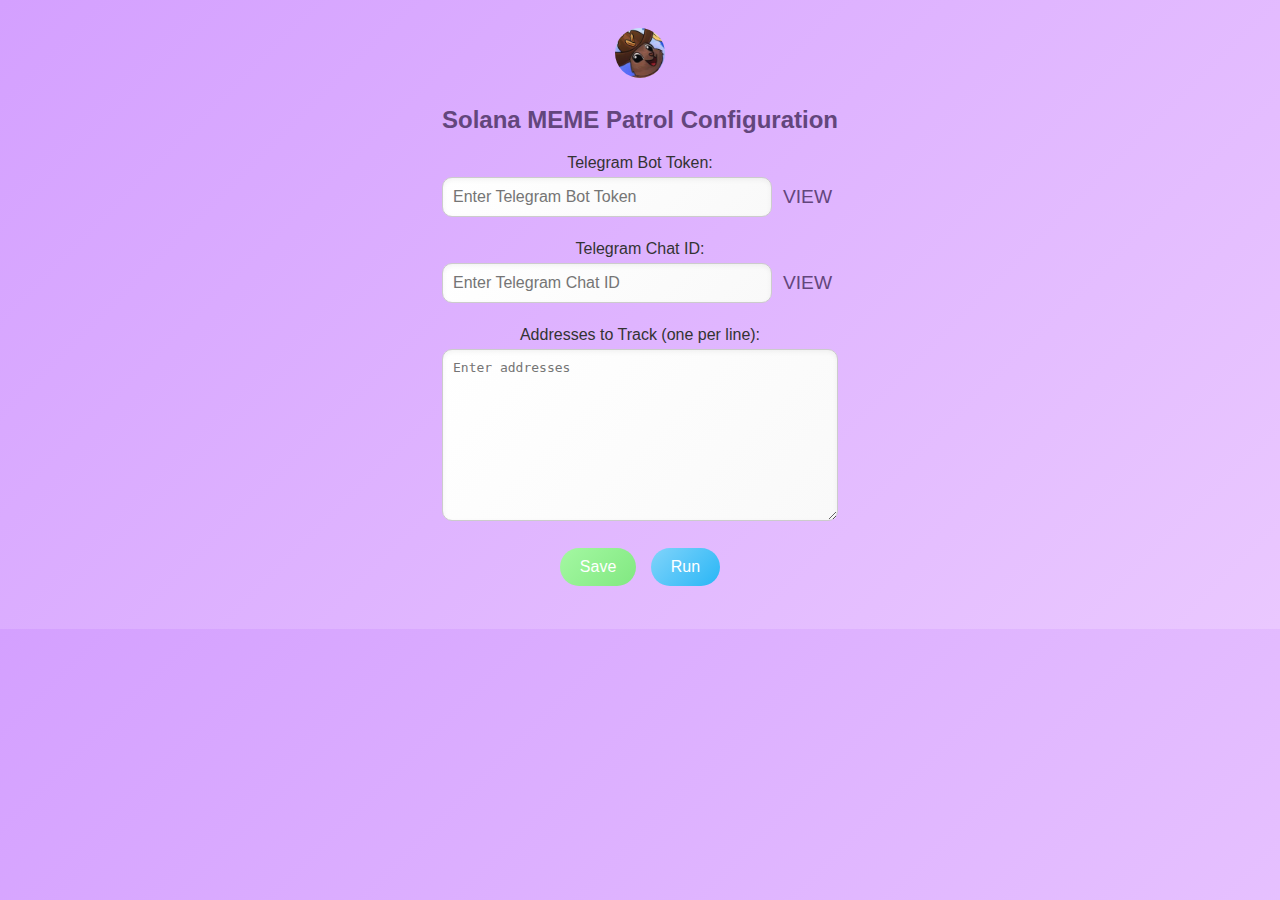
<file: popup.html>
<!DOCTYPE html>
<html lang="en">
<head>
  <title>Solana MEME Patrol</title>
  <link rel="stylesheet" href="popup.css">
</head>
<body>
  <div class="container">
    <img src="icon.png" width="50" style="border-radius: 50%;"/>
    <h3>Solana MEME Patrol Configuration</h3>

    <!-- Telegram Token -->
    <label for="telegramToken">Telegram Bot Token:</label>
    <div class="input-group">
      <input type="password" id="telegramToken" placeholder="Enter Telegram Bot Token" class="input-field">
      <button type="button" id="toggleTokenVisibility" class="toggle-button">VIEW</button>
    </div>
    <br>

    <!-- Telegram Chat ID -->
    <label for="telegramChatId">Telegram Chat ID:</label>
    <div class="input-group">
      <input type="password" id="telegramChatId" placeholder="Enter Telegram Chat ID" class="input-field">
      <button type="button" id="toggleChatIdVisibility" class="toggle-button">VIEW</button>
    </div>
    <br>

    <!-- Addresses -->
    <label for="addresses">Addresses to Track (one per line):</label><br>
    <textarea id="addresses" placeholder="Enter addresses" rows="10" cols="30" class="input-field"></textarea><br><br>

    <!-- Save Button -->
    <button id="save" class="save-button">Save</button>
    <button id="run" class="run-button">Run</button>
    <div id="status"></div>
  </div>

  <script src="popup.js"></script>
</body>
</html>
</file>
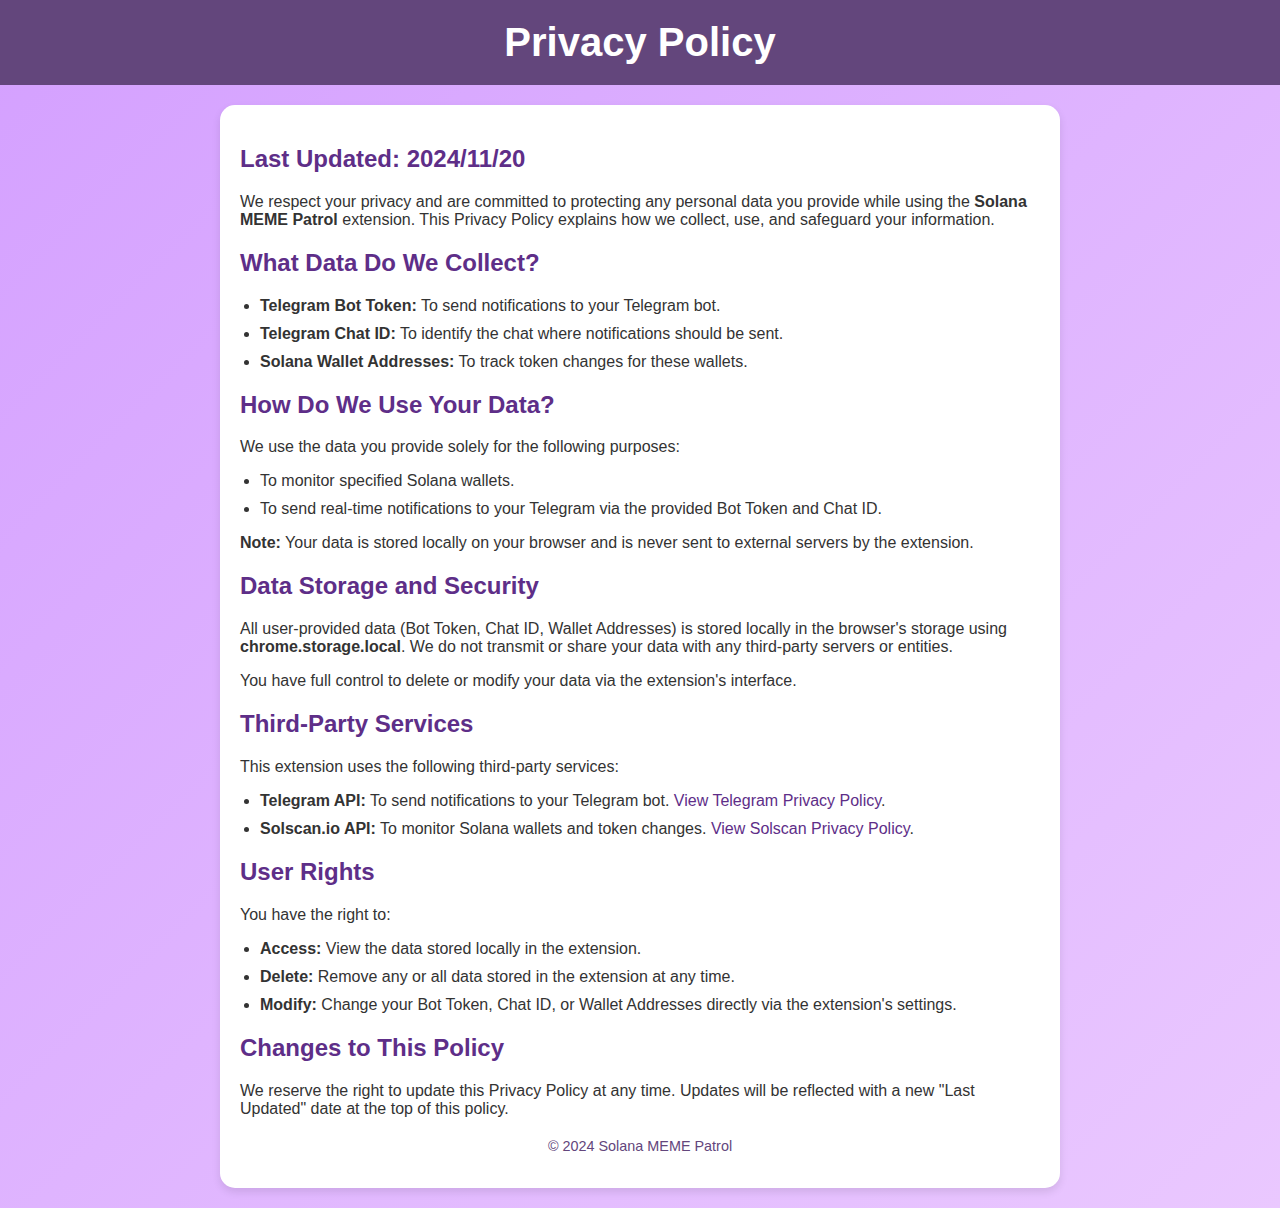
<file: privacy.html>
<!DOCTYPE html>
<html lang="en">
<head>
  <meta charset="UTF-8">
  <meta name="viewport" content="width=device-width, initial-scale=1.0">
  <title>Privacy Policy</title>
  <link rel="stylesheet" href="policy.css">
</head>
<body>
  <header>
    <h1>Privacy Policy</h1>
  </header>
  
  <main>
    <section>
      <h2>Last Updated: 2024/11/20</h2>
      <p>We respect your privacy and are committed to protecting any personal data you provide while using the <strong>Solana MEME Patrol</strong> extension. This Privacy Policy explains how we collect, use, and safeguard your information.</p>
    </section>

    <section>
      <h2>What Data Do We Collect?</h2>
      <ul>
        <li><strong>Telegram Bot Token:</strong> To send notifications to your Telegram bot.</li>
        <li><strong>Telegram Chat ID:</strong> To identify the chat where notifications should be sent.</li>
        <li><strong>Solana Wallet Addresses:</strong> To track token changes for these wallets.</li>
      </ul>
    </section>

    <section>
      <h2>How Do We Use Your Data?</h2>
      <p>We use the data you provide solely for the following purposes:</p>
      <ul>
        <li>To monitor specified Solana wallets.</li>
        <li>To send real-time notifications to your Telegram via the provided Bot Token and Chat ID.</li>
      </ul>
      <p><strong>Note:</strong> Your data is stored locally on your browser and is never sent to external servers by the extension.</p>
    </section>

    <section>
      <h2>Data Storage and Security</h2>
      <p>
        All user-provided data (Bot Token, Chat ID, Wallet Addresses) is stored locally in the browser's storage using <strong>chrome.storage.local</strong>.
        We do not transmit or share your data with any third-party servers or entities.
      </p>
      <p>You have full control to delete or modify your data via the extension's interface.</p>
    </section>

    <section>
      <h2>Third-Party Services</h2>
      <p>This extension uses the following third-party services:</p>
      <ul>
        <li><strong>Telegram API:</strong> To send notifications to your Telegram bot. <a href="https://telegram.org/privacy" target="_blank">View Telegram Privacy Policy</a>.</li>
        <li><strong>Solscan.io API:</strong> To monitor Solana wallets and token changes. <a href="https://solscan.io/privacy" target="_blank">View Solscan Privacy Policy</a>.</li>
      </ul>
    </section>

    <section>
      <h2>User Rights</h2>
      <p>You have the right to:</p>
      <ul>
        <li><strong>Access:</strong> View the data stored locally in the extension.</li>
        <li><strong>Delete:</strong> Remove any or all data stored in the extension at any time.</li>
        <li><strong>Modify:</strong> Change your Bot Token, Chat ID, or Wallet Addresses directly via the extension's settings.</li>
      </ul>
    </section>

    <section>
      <h2>Changes to This Policy</h2>
      <p>We reserve the right to update this Privacy Policy at any time. Updates will be reflected with a new "Last Updated" date at the top of this policy.</p>
    </section>

    <footer>
      <p>© 2024 Solana MEME Patrol</p>
    </footer>
  </main>
</body>
</html>
</file>
<file: popup.css>
/* Общий стиль */
body {
    font-family: Arial, sans-serif;
    background: linear-gradient(135deg, #d4a0ff, #eac8ff);
    display: flex;
    justify-content: center;
    align-items: center;
    color: #333;
  }
  
  /* Контейнер */
  .container {
    border-radius: 15px;
    padding: 20px;
    min-width: 350px;
    text-align: center;
  }
  
  /* Заголовок */
  .container h3 {
    color: #63467c;
    font-size: 1.5em;
    margin-bottom: 20px;
  }
  
  /* Поля ввода */
  .input-field {
    width: 100%;
    padding: 10px;
    box-sizing: border-box;
    margin: 5px 0;
    border: 1px solid #ccc;
    border-radius: 10px;
    box-shadow: inset 0px 2px 5px rgba(0, 0, 0, 0.05);
    font-size: 1em;
    background: linear-gradient(135deg, #ffffff, #f9f9f9);
  }
  
  /* Группа ввода (поле + кнопка) */
  .input-group {
    display: flex;
    align-items: center;
  }
  
  .toggle-button {
    background: none;
    border: none;
    cursor: pointer;
    font-size: 1.2em;
    margin-left: 5px;
    color: #63467c;
  }
  
  .toggle-button:hover {
    color: #5e2e88;
  }
  
  /* Кнопка сохранения */
  .save-button {
    background: linear-gradient(135deg, #a4f8a2, #81e881);
    border: none;
    color: white;
    padding: 10px 20px;
    font-size: 1em;
    border-radius: 20px;
    cursor: pointer;
    transition: background 0.3s ease;
  }
  
  .save-button:hover {
    background: linear-gradient(135deg, #81e881, #6cd06c);
  }
  
  /* Статус-сообщение */
  #status {
    margin-top: 15px;
    font-size: 0.9em;
    color: #5e2e88;
  }
  /* Кнопка запуска */
.run-button {
  background: linear-gradient(135deg, #81d4fa, #29b6f6);
  border: none;
  color: white;
  padding: 10px 20px;
  font-size: 1em;
  border-radius: 20px;
  cursor: pointer;
  transition: background 0.3s ease;
  margin-left: 10px;
}

.run-button:hover {
  background: linear-gradient(135deg, #29b6f6, #0288d1);
}
</file>
<file: policy.css>
/* Общий стиль */
body {
    font-family: Arial, sans-serif;
    margin: 0;
    padding: 0;
    background: linear-gradient(135deg, #d4a0ff, #eac8ff);
    color: #333;
    display: flex;
    flex-direction: column;
    align-items: center;
  }
  
  /* Заголовок */
  header {
    background: #63467c;
    color: white;
    text-align: center;
    padding: 20px;
    width: 100%;
  }
  
  header h1 {
    margin: 0;
    font-size: 2.5em;
  }
  
  /* Основной блок */
  main {
    width: 90%;
    max-width: 800px;
    margin: 20px auto;
    padding: 20px;
    background: white;
    border-radius: 15px;
    box-shadow: 0px 4px 8px rgba(0, 0, 0, 0.1);
  }
  
  h2 {
    color: #5e2e88;
  }
  
  ul {
    margin: 0;
    padding-left: 20px;
  }
  
  ul li {
    margin-bottom: 10px;
  }
  
  /* Ссылки */
  a {
    color: #5e2e88;
    text-decoration: none;
  }
  
  a:hover {
    text-decoration: underline;
  }
  
  /* Футер */
  footer {
    text-align: center;
    margin-top: 20px;
    font-size: 0.9em;
    color: #63467c;
  }
</file>
